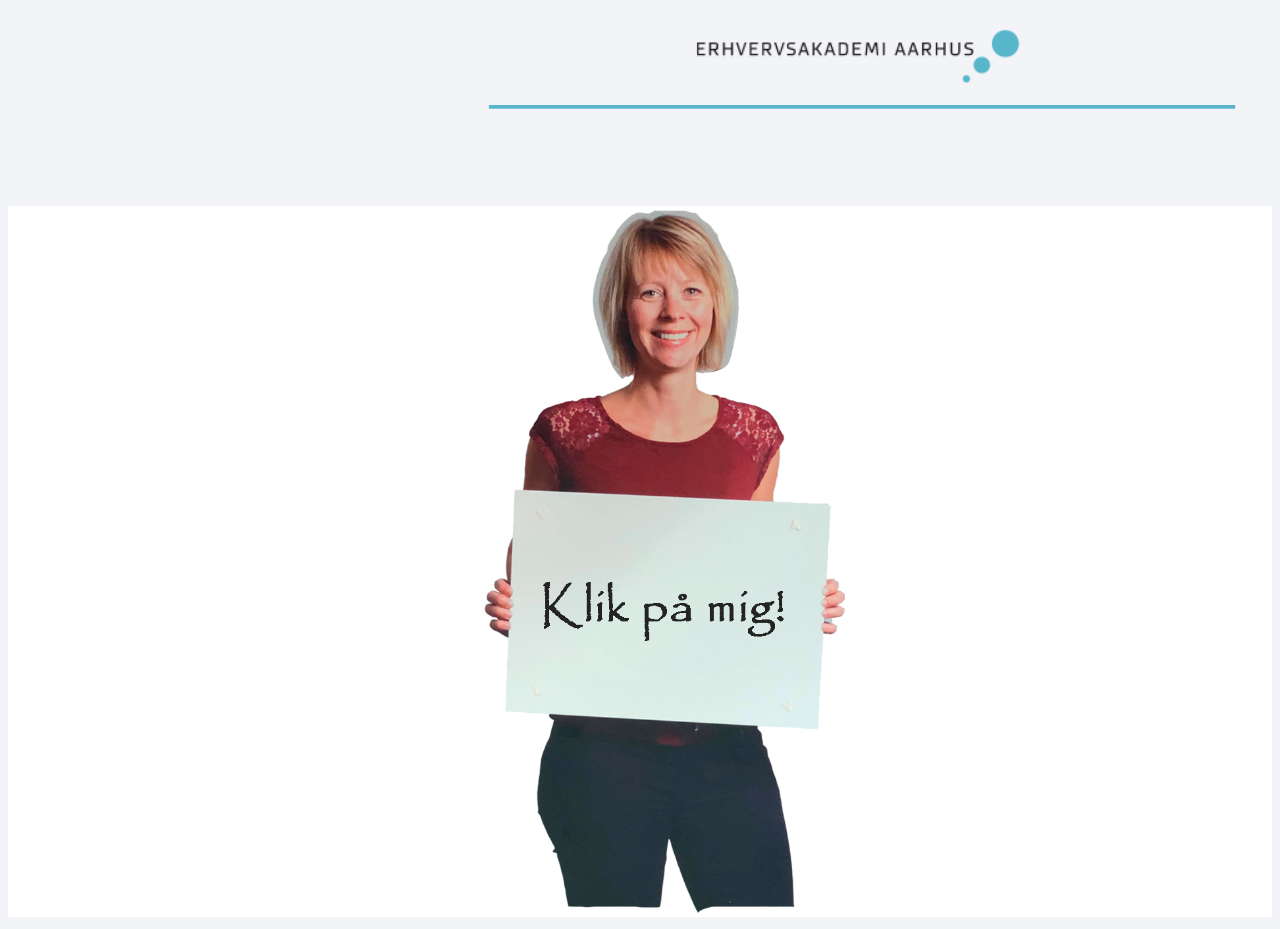
<file: UX-Project/index.html>
<!DOCTYPE html>
<html lang="en">
<head>
    <meta charset="UTF-8">
    <title>Studievejlederen</title>
    <link rel="stylesheet" href="css/styling.css">
    <link rel="stylesheet" href="css/all.min.css">
</head>

<body>
   

    <center>
        <div class="wrapper">
            <a href="index.html">
                <img src="images/eaaaaaa.PNG">
            </a>

        </div>
    </center>
    
 

<a href="forsiden.html"><img style="max-width: 100%; padding-top: 30px;" src="images/dorte3.png" alt=""></a>

    

</body></html>
</file>
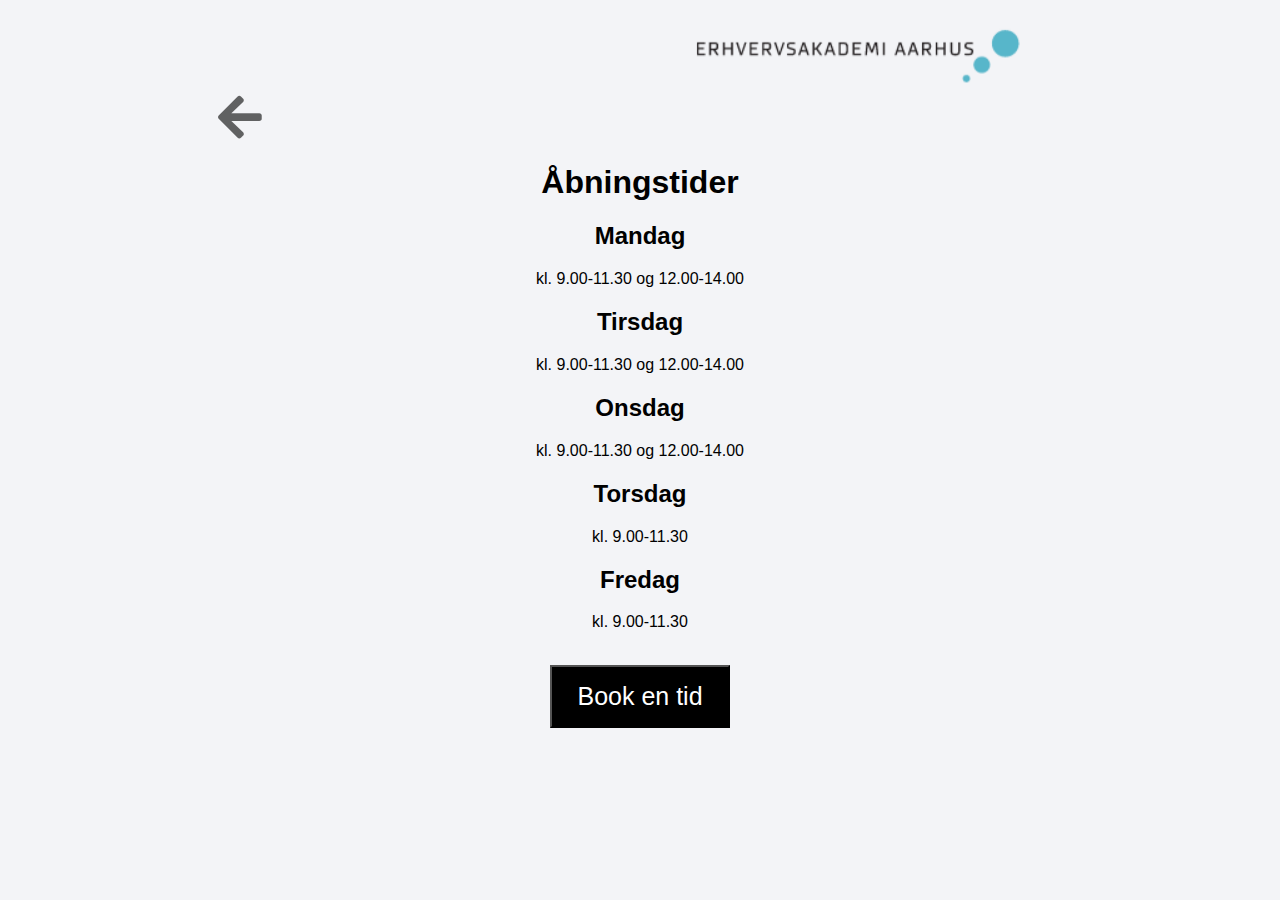
<file: UX-Project/aabningstider.html>
<!DOCTYPE html>
<html lang="en">
<head>
    <meta charset="UTF-8">
    <title>Document</title>
    <link rel="stylesheet" href="css/styling.css">
     <link rel="stylesheet" href="css/all.min.css">
</head>

<body>
    <div class="wrapper">
        <div class="topbanner"></div>

        <a href="forsiden.html">
<i class="fas fa-arrow-left" id="prevBtn"></i>
</a>
        <div class="tiderne">
            <h1>Åbningstider</h1>
            <h2>Mandag</h2>
            <p>kl. 9.00-11.30 og 12.00-14.00</p>
            <h2>Tirsdag</h2>
            <p>kl. 9.00-11.30 og 12.00-14.00</p>
            <h2>Onsdag</h2>
            <p>kl. 9.00-11.30 og 12.00-14.00</p>
            <h2>Torsdag</h2>
            <p>kl. 9.00-11.30</p>

            <h2>Fredag</h2>
            <p>kl. 9.00-11.30</p>
            <br>
    <a href="book.html"><button class="booktidknap">Book en tid</button></a>

        </div>







    </div>

</body></html>
</file>
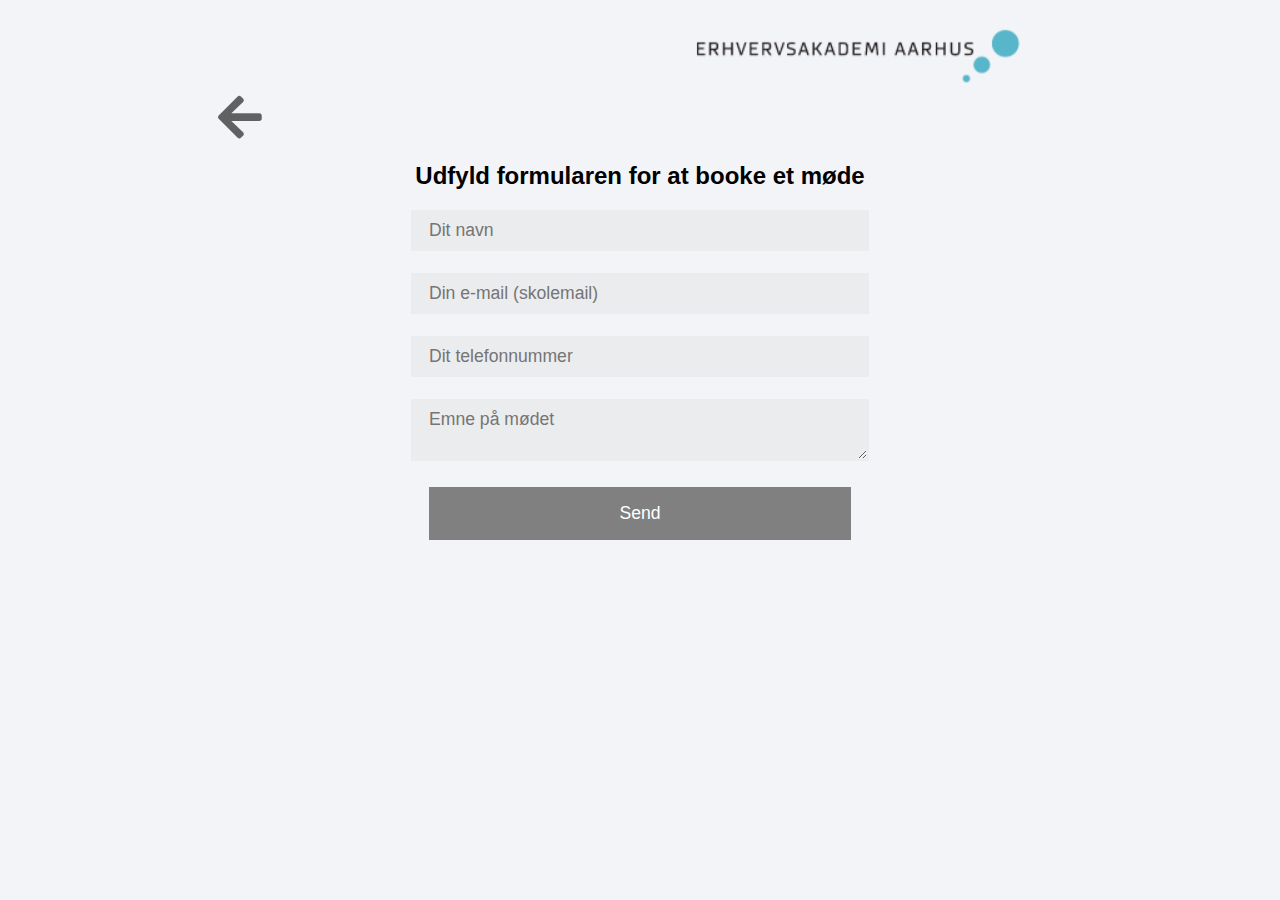
<file: UX-Project/book.html>
<!DOCTYPE html>
<html lang="en">
<head>
    <meta charset="UTF-8">
    <title>Document</title>
    <link rel="stylesheet" href="css/styling.css">
    <link rel="stylesheet" href="css/all.min.css">
</head>

<body>

    <div class="wrapper">
        <div class="topbanner"></div>
        <a href="forsiden.html">
            <i class="fas fa-arrow-left" id="prevBtn"></i>
        </a>
        <div class="bookformular">

            <div class="contact-box">
                <div class="left"></div>
                <div class="right">

                    <h2>Udfyld formularen for at booke et møde</h2>
                    <input type="text" class="field" placeholder="Dit navn">
                    <input type="email" class="field" placeholder="Din e-mail (skolemail)">
                    <input type="text" class="field" placeholder="Dit telefonnummer">
                    <textarea class="field" placeholder="Emne på mødet"></textarea>
                <a href="book2.html"><button class="btn">Send</button></a>    

                </div>

            </div>


        </div>







    </div>

</body></html>
</file>
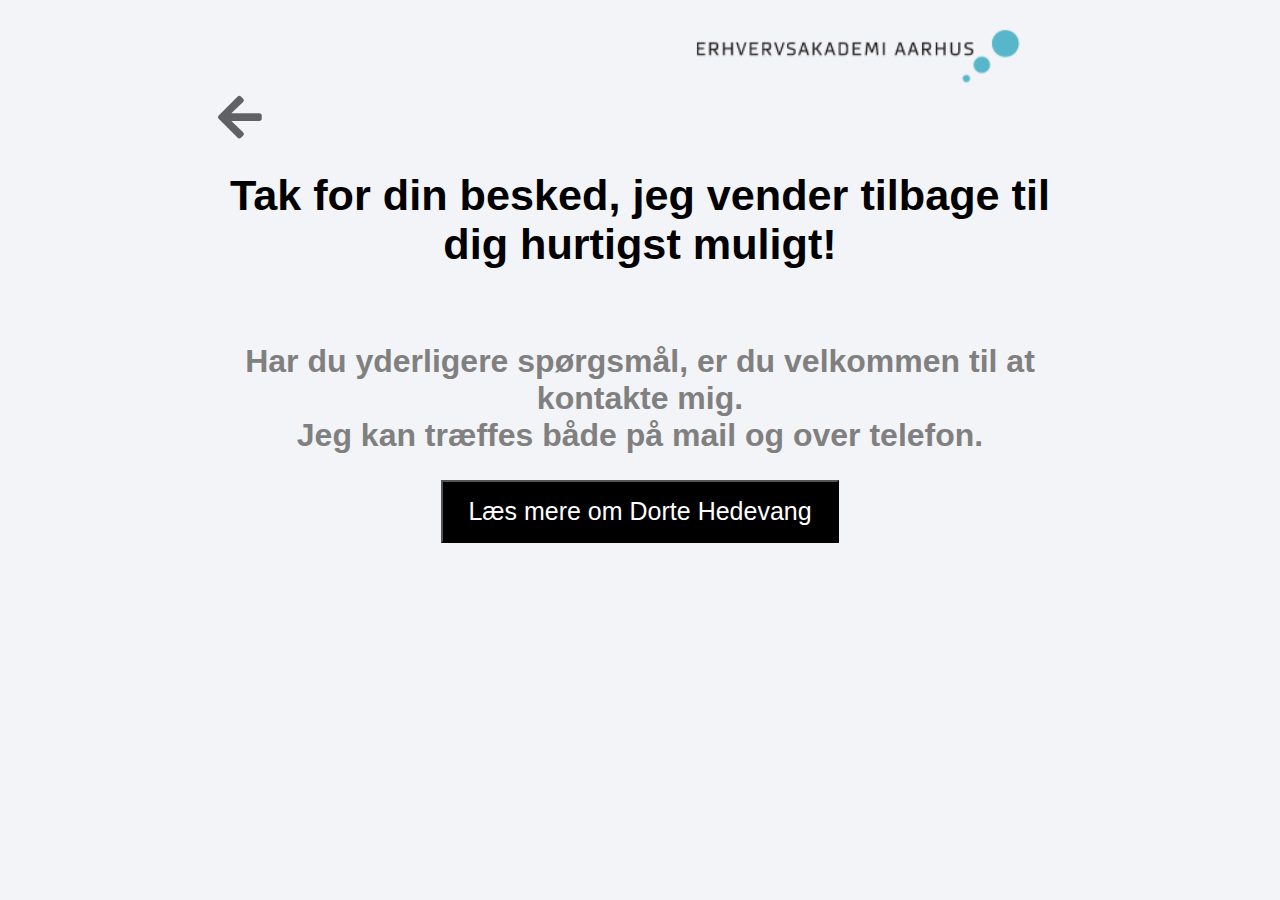
<file: UX-Project/book2.html>
<!DOCTYPE html>
<html lang="en">
<head>
    <meta charset="UTF-8">
    <title>Document</title>
    <link rel="stylesheet" href="css/styling.css">
     <link rel="stylesheet" href="css/all.min.css">
</head>

<body>
    <div class="wrapper">
        <div class="topbanner"></div>
        <a href="forsiden.html">
<i class="fas fa-arrow-left" id="prevBtn"></i>
</a>

<h1 style="text-align: center; font-size: 2.7em;">Tak for din besked, jeg vender tilbage til dig hurtigst muligt!</h1> <br>
<h2 style="text-align: center; color: gray; font-size: 2em;">Har du yderligere spørgsmål, er du velkommen til at kontakte mig. <br>
Jeg kan træffes både på mail og over telefon.</h2>

     
<div style="text-align: center;">
   <a href="om-mig.html"><button class="booktidknap">Læs mere om Dorte Hedevang</button></a>
    
</div>


    </div>

</body></html>
</file>
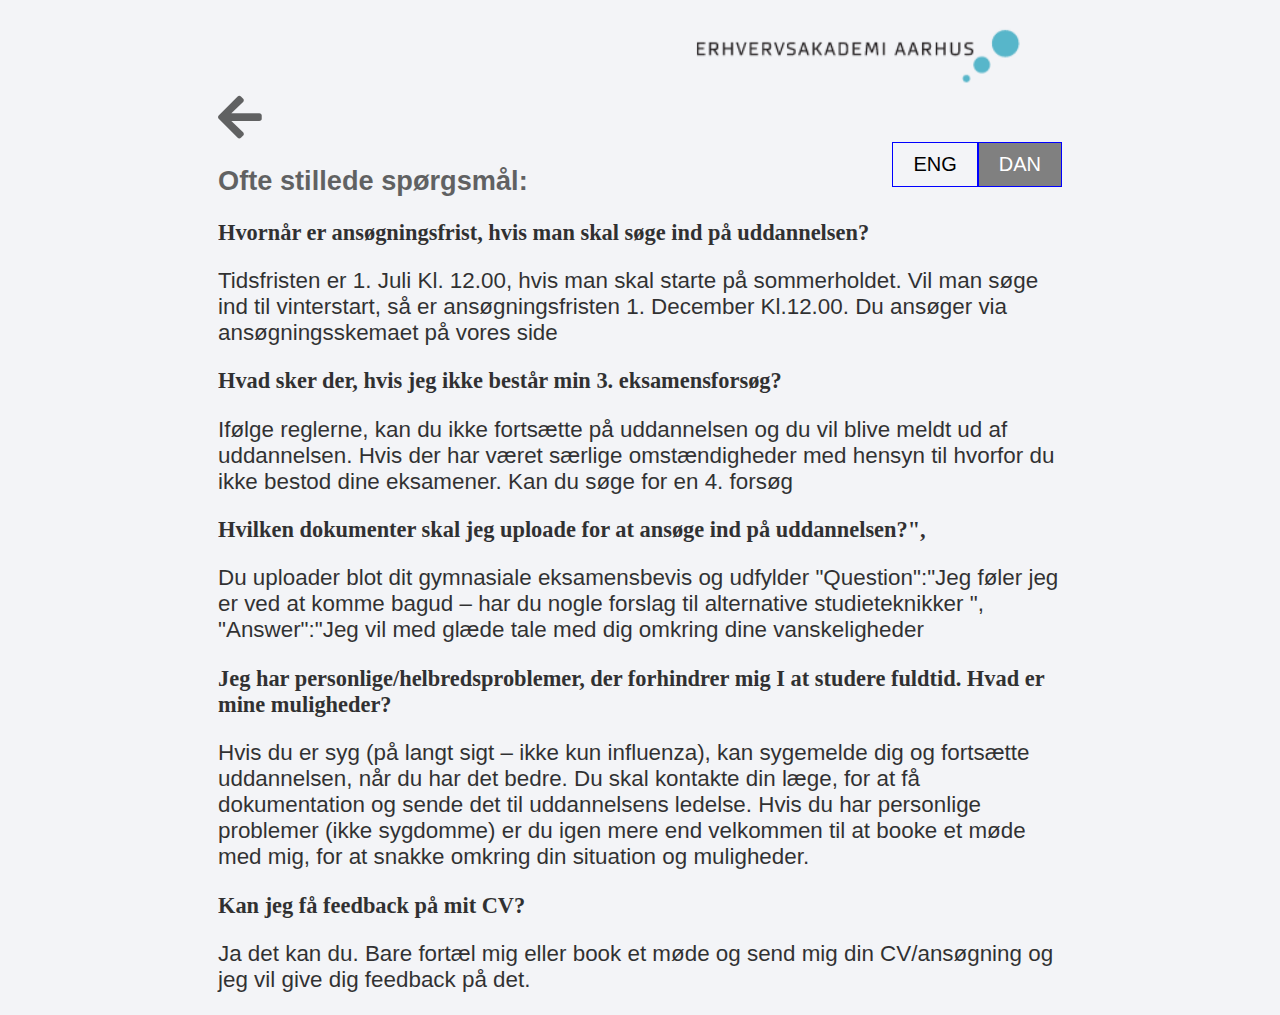
<file: UX-Project/faq.html>
<!DOCTYPE html>
<html lang="en">
<head>
    <meta charset="UTF-8">
    <title>Document</title>
    <link rel="stylesheet" href="css/styling.css">
     <link rel="stylesheet" href="css/all.min.css">
</head>


<body>
<div class="wrapper">
   <div class="topbanner"></div> <a href="forsiden.html">
<i class="fas fa-arrow-left" id="prevBtn"></i>
</a>

   <div class="container">
<button style="background-color: grey; color: white;" id="dansk" class="knap">DAN</button>
 <button id="dansk2" class="knap">ENG</button>

  </div>
   <div style="font-size: 1.3em; " id="output"></div>
   
   
   <div id="container2">
   <h2 style="font-size: 1.7em; opacity: 0.6;"> Ofte stillede spørgsmål:</h2>
    <div class="hey">
    
    
      <p class="faqlist"> Hvornår er ansøgningsfrist, hvis man skal søge ind på uddannelsen? </p>
    <p class="faqlist2"> Tidsfristen er 1. Juli Kl. 12.00, hvis man skal starte på sommerholdet. Vil man søge ind til vinterstart, så er ansøgningsfristen 1. December Kl.12.00. Du ansøger via ansøgningsskemaet på vores side</p>

       <p class="faqlist"> Hvad sker der, hvis jeg ikke består min 3. eksamensforsøg?</p>
       <p class="faqlist2"> Ifølge reglerne, kan du ikke fortsætte på uddannelsen og du vil blive meldt ud af uddannelsen. Hvis der har været særlige omstændigheder med hensyn til hvorfor du ikke bestod dine eksamener. Kan du søge for en 4. forsøg</p>


      <p class="faqlist"> Hvilken dokumenter skal jeg uploade for at ansøge ind på uddannelsen?", </p>
      <p class="faqlist2"> Du uploader blot dit gymnasiale eksamensbevis og udfylder 
        "Question":"Jeg føler jeg er ved at komme bagud – har du nogle forslag til alternative studieteknikker ",
        "Answer":"Jeg vil med glæde tale med dig omkring dine vanskeligheder</p>
        

     <p class="faqlist"> Jeg har personlige/helbredsproblemer, der forhindrer mig I at studere fuldtid. Hvad er mine muligheder?</p>
        <p class="faqlist2">Hvis du er syg (på langt sigt – ikke kun influenza), kan sygemelde dig og fortsætte uddannelsen, når du har det bedre. Du skal kontakte din læge, for at få dokumentation og sende det til uddannelsens ledelse. Hvis du har personlige problemer (ikke sygdomme) er du igen mere end velkommen til at booke et møde med mig, for at snakke omkring din situation og muligheder.</p>
        
     

      <p class="faqlist">  Kan jeg få feedback på mit CV?</p>
       <p class="faqlist2">Ja det kan du. Bare fortæl mig eller book et møde og send mig din CV/ansøgning og jeg vil give dig feedback på det.</p>
            
</div>
</div>
</div>
<script src="js/script.js"></script>
</body>
</html>
</file>
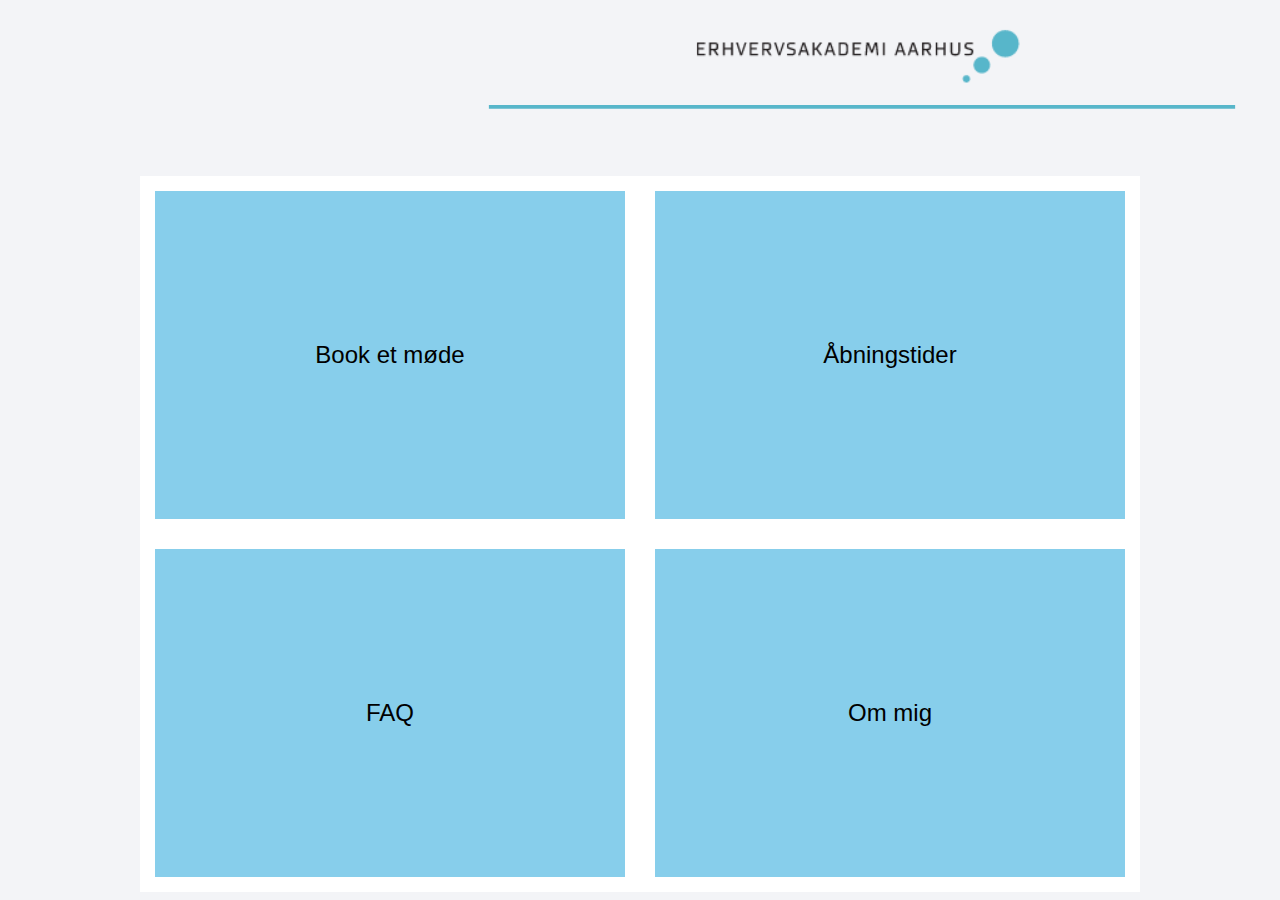
<file: UX-Project/forsiden.html>
<!DOCTYPE html>
<html lang="en">
<head>
    <meta charset="UTF-8">
    <title>Document</title>
    <link rel="stylesheet" href="css/styling.css">
    <link rel="stylesheet" href="css/all.min.css">
</head>

<body>

    <center>
        <div class="wrapper">
            <a href="index.html">
                <img src="images/eaaaaaa.PNG">
            </a>

        </div>
    </center>
    
    
    <center>
        <div style="max-width: 1000px" class="flex1">

            <div class="boks1">
                <a href="book.html">Book et møde</a>
            </div>

            <div class="boks1">
                <a href="aabningstider.html">Åbningstider</a>

            </div>
        </div>

        <div style="max-width: 1000px" class="flex2">
            <div class="boks1">
                <a href="faq.html">FAQ</a>
            </div>
            <div class="boks1">
                <a href="om-mig.html">Om mig</a>

            </div>
        </div>
    </center>





</body></html>
</file>
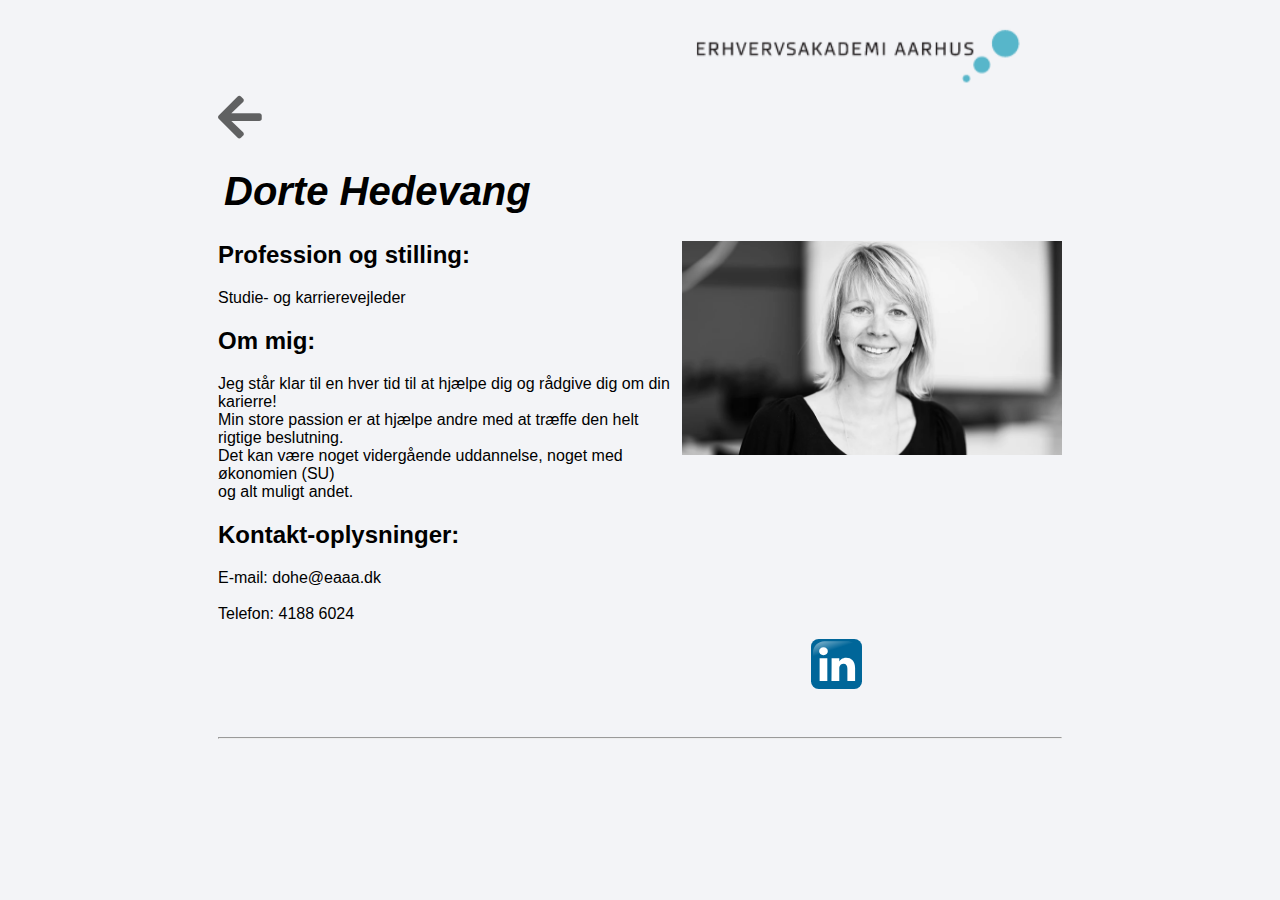
<file: UX-Project/om-mig.html>
<!DOCTYPE html>
<html lang="en">
<head>
    <meta charset="UTF-8">
    <title>Document</title>
    <link rel="stylesheet" href="css/styling.css">
     <link rel="stylesheet" href="css/all.min.css">
</head>

<body>
    <div class="wrapper">
        <div class="topbanner"></div>
        <a href="forsiden.html">
<i class="fas fa-arrow-left" id="prevBtn"></i>
</a>


<h1 style="font-style: italic; margin-left: 6px; font-size: 2.5em;">
Dorte Hedevang</h1>
<div>
    <img style="max-width: 45%; float: right;" src="images/dorte-hedevang.webp" alt="">
<div style="">
<h2>Profession og stilling:</h2>
    <p>Studie- og karrierevejleder</p>
    <h2>Om mig:</h2>
    <p>Jeg står klar til en hver tid til at hjælpe dig og rådgive dig om din karierre! <br>
    Min store passion er at hjælpe andre med at træffe den helt rigtige beslutning. <br> Det kan være noget vidergående uddannelse, noget med økonomien (SU) <br> og alt muligt andet. </p>
    <h2>Kontakt-oplysninger:</h2>
    <p>E-mail:
dohe@eaaa.dk
<br><br>
Telefon: 
4188 6024</p>
    
    
    <a href="https://www.linkedin.com/in/dorte-hedevang-b359181/?originalSubdomain=dk"><img style="float: right; max-width: 6%; margin-right: 200px; " src="images/Linkedin.svg" alt=""></a>
    <br><br> <br><br><br> <hr>



    </div>
</div>
    </div>

</body></html>
</file>
<file: UX-Project/css/styling.css>
* {
    font-family: sans-serif;
}

html {
    background-color: #F3F4F7;
}

#prevBtn {
    z-index: 10;
    font-size: 50px;
    color: black;
    opacity: 0.6;
    cursor: pointer;
    position: relative;
}




#navn {
}
.wrapper {
    margin-left: 210px;
    margin-right: 210px;    
    max-width: 2400px;
    
}

.bookformular {
    text-align: center;
}

.field {
    width: 50%;
    padding: 0.5rem 1rem;
    outline: none;
    border: 2px solid rgba(0, 0, 0, 0);
    background-color: rgba(230, 230, 230, 0.6);
    font-size: 1.1rem;
    margin-bottom: 22px;
    transition: .3s;
    
}
.field:hover{
    background-color: rgba(0, 0, 0, 0.1);
}

.field:focus{
    background-color: white;
    border: 2px solid rgba(30, 85, 250, 0.47);
    
}
.btn {
    width: 50%;
    padding: 1rem 1rem;
    font-size: 1.1rem;
    background-color: grey;
    cursor: pointer;
    outline: none;
    border: none;
    transition: .3s;
    color: white;
}
.btn:hover{
    background-color: lightgray;
    color: darkslategrey;
}


.topbanner {
    background-image: url(../images/eaaaaaa.PNG);
    max-width: 100%;
    padding-top: 10%;
    background-repeat: no-repeat;
    float: none;
    
    

}
.boks1 {
  background-color: skyblue;
  width: 200px;
  border: 15px solid white;
  padding: 150px;
float: left;
    font-size: 1.5em;
    text-decoration: none;
    color: black;
    text-align: center;
}
   
.tiderne {
    text-align: center;
}



.knap {
    float: right;
    border: 1px solid blue;
    background: none;
    padding: 10px 20px;
    font-size: 20px;
    cursor: pointer;
}
.booktidknap {
    background: none;
    background-color: black;
    padding: 15px 25px;
    font-size: 25px;
    cursor: pointer;
    color: white;
}



.hey {

    font-size: 1.4em;
}

.faqlist {
    font-weight: bold;
    font-family: cursive;
    opacity: 0.8;
  
}

.faqlist2 {
opacity: 0.8;  
}


 {
    font-family: sans-serif, open-sans;
}

.flex1 {
    display: flex;
    justify-content: space-around;
    
}
.flex2 {
    display: flex;
    justify-content: space-around;
    
       
}

a {
    text-decoration: none;
    color:black;
}
</file>
